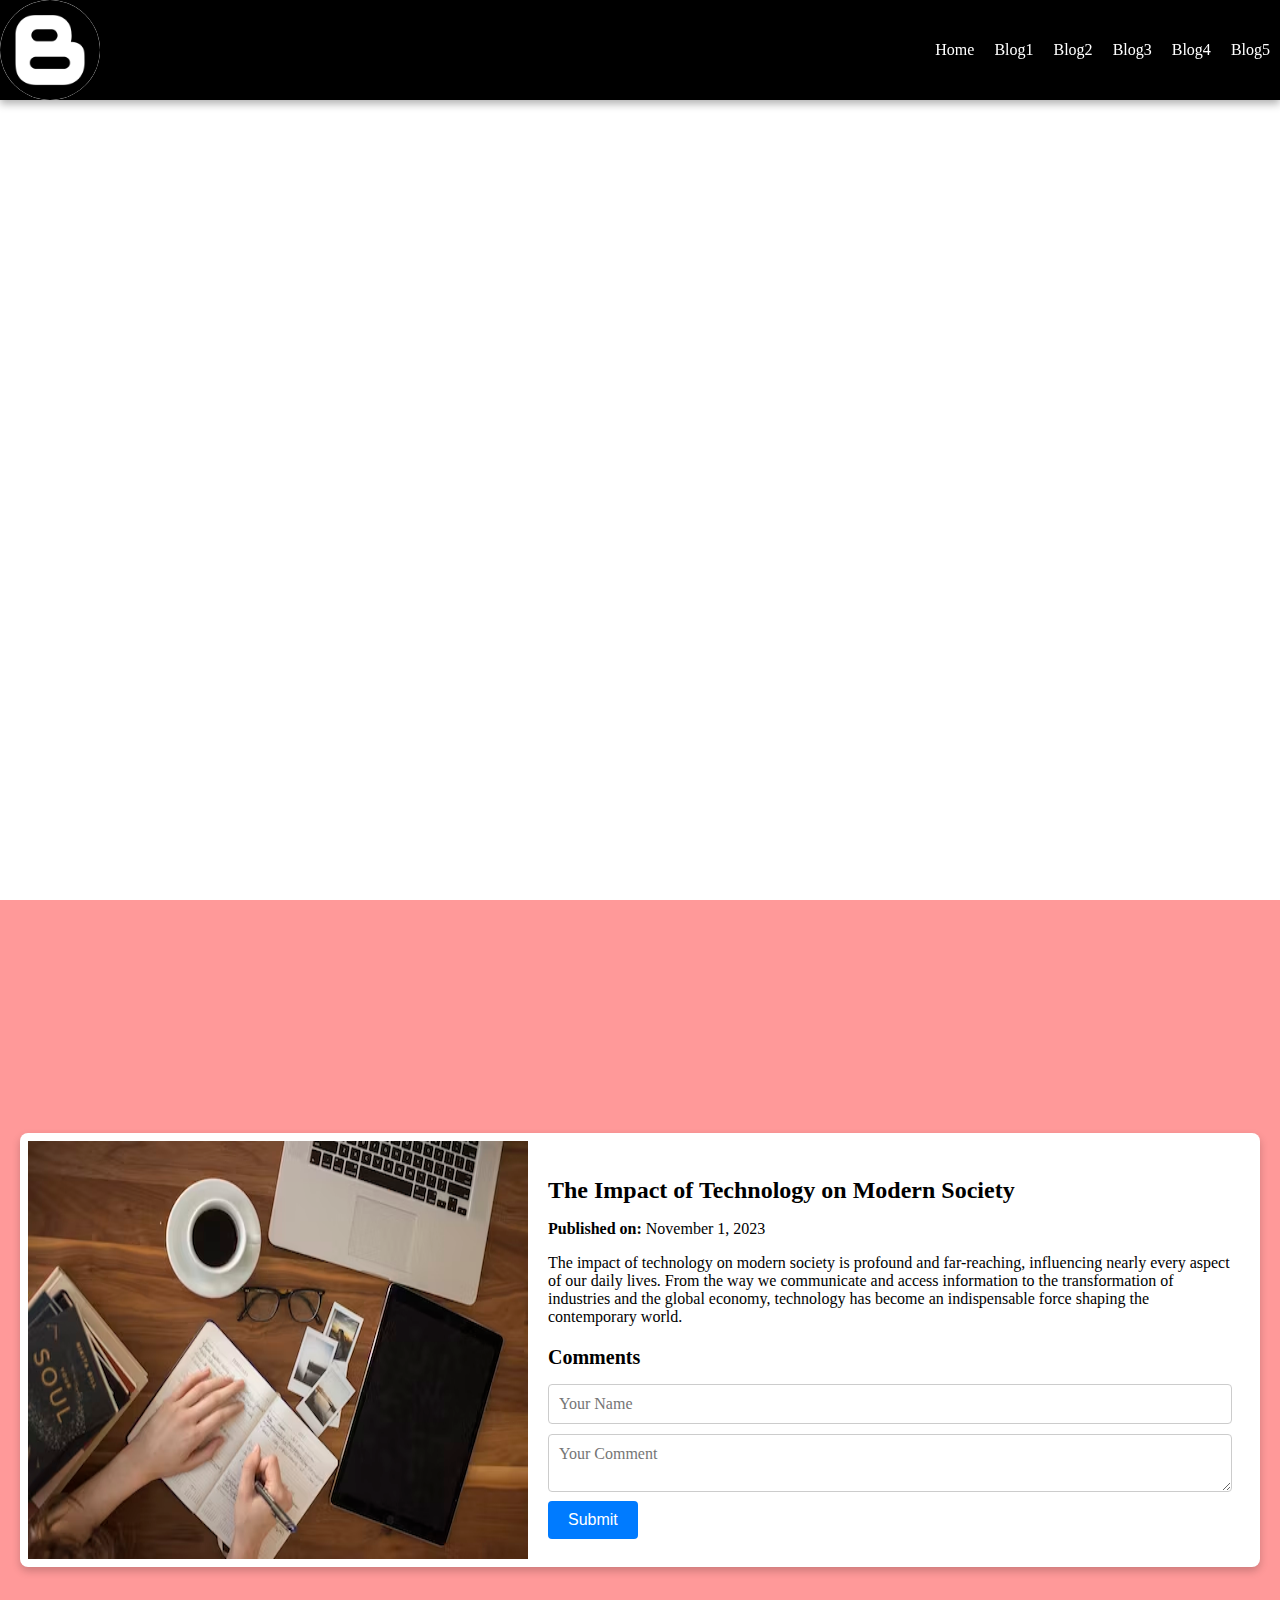
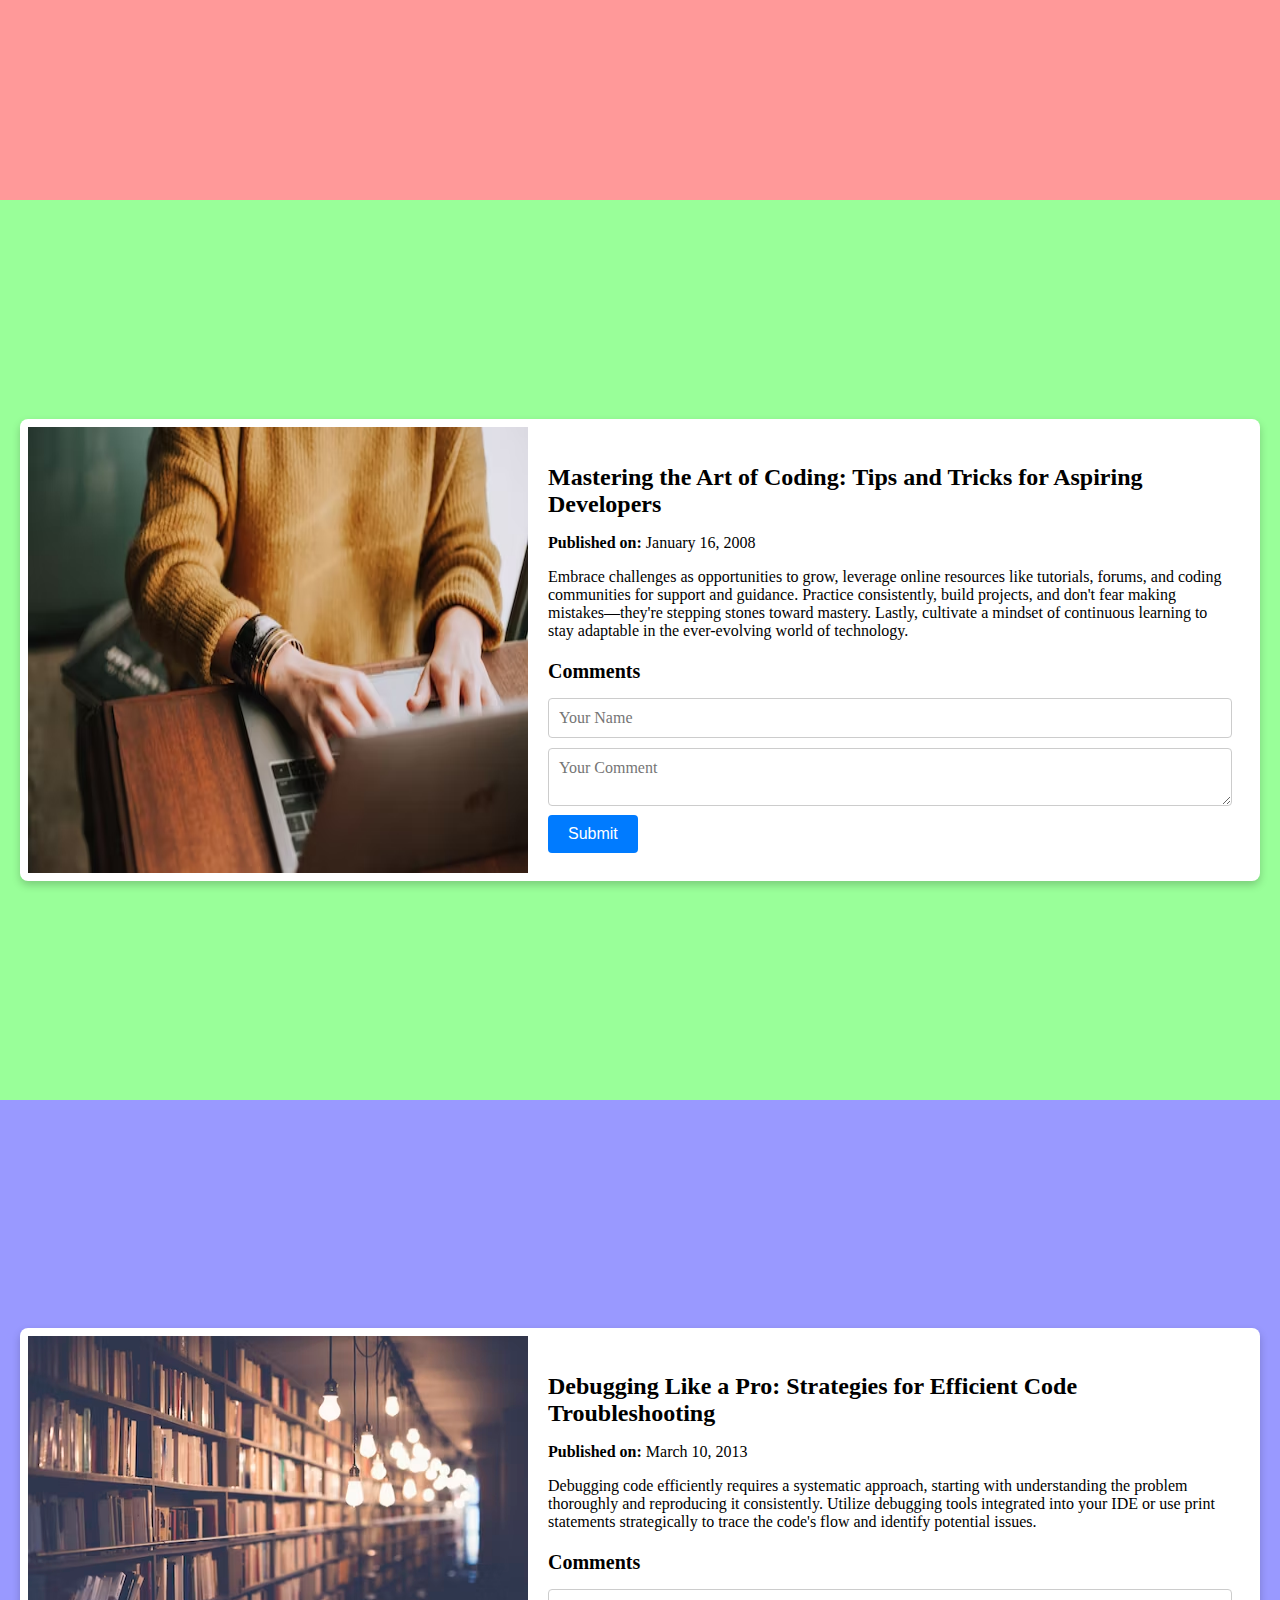
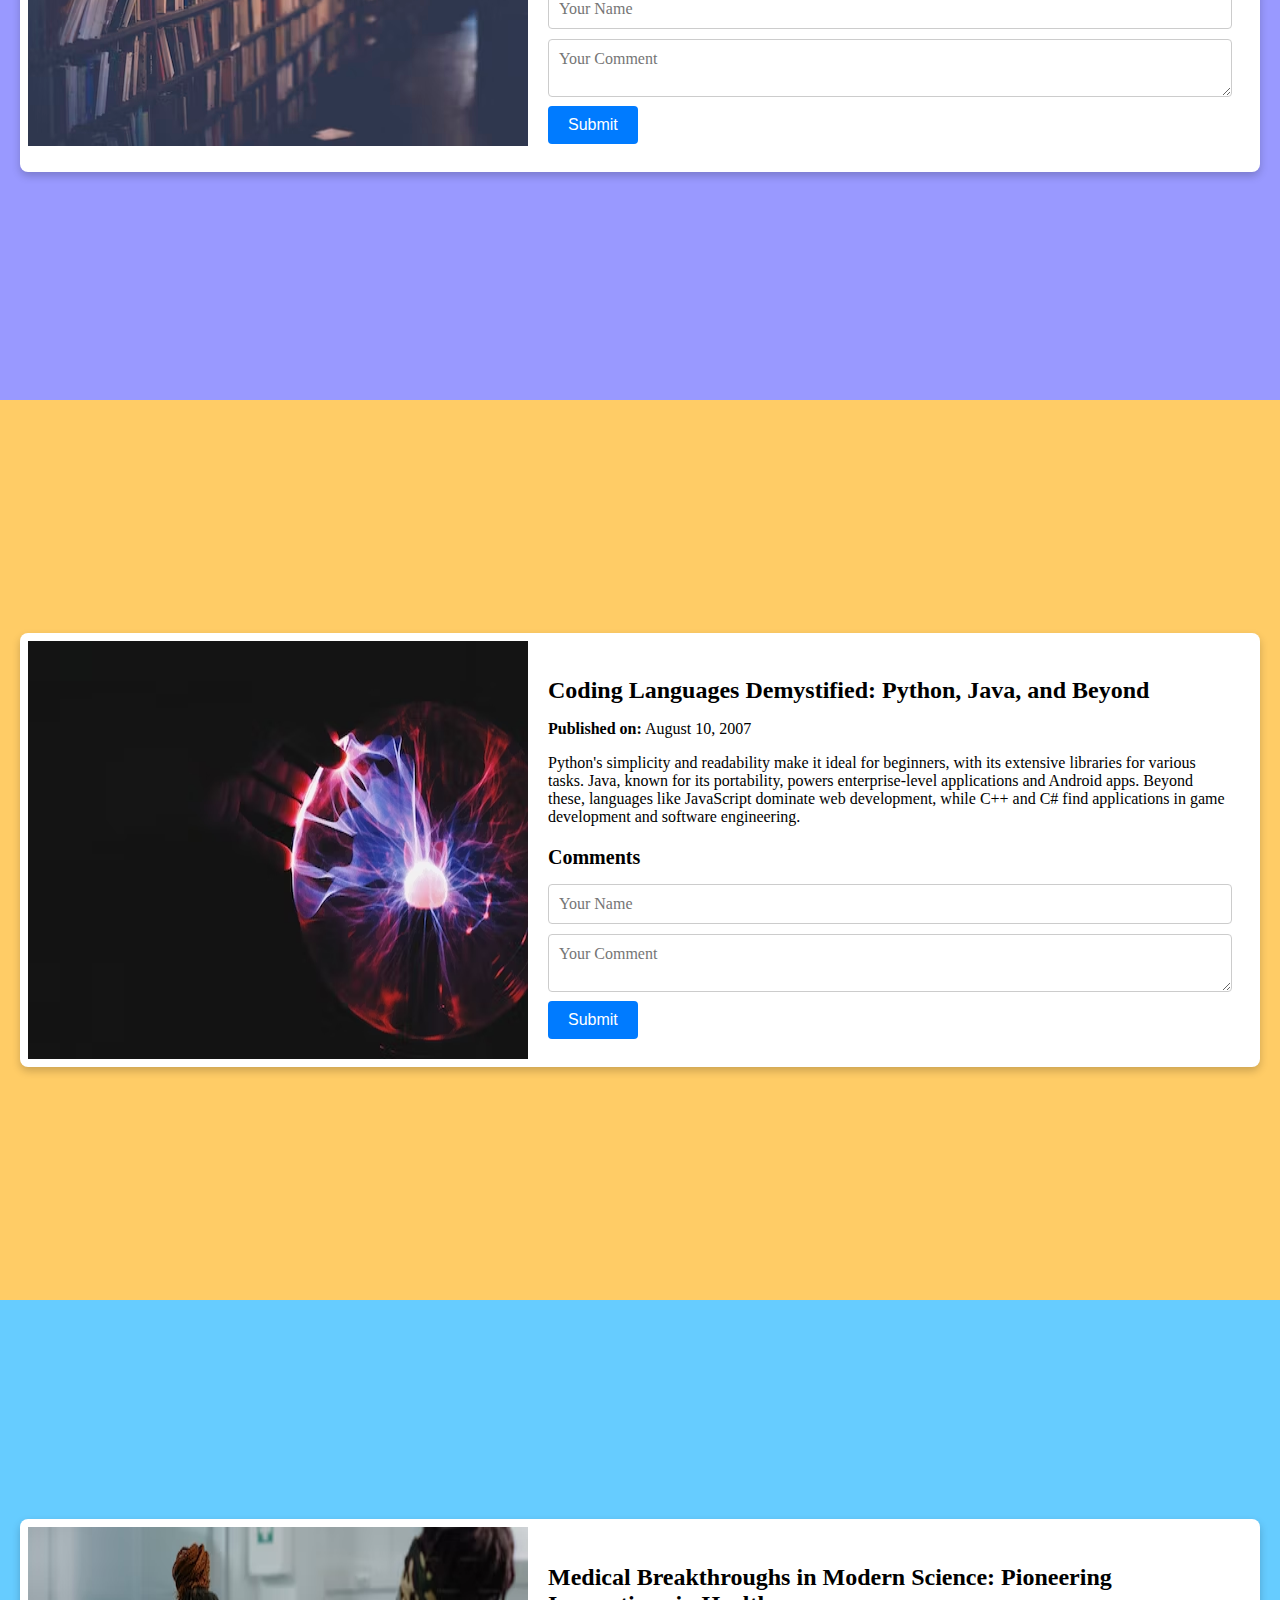
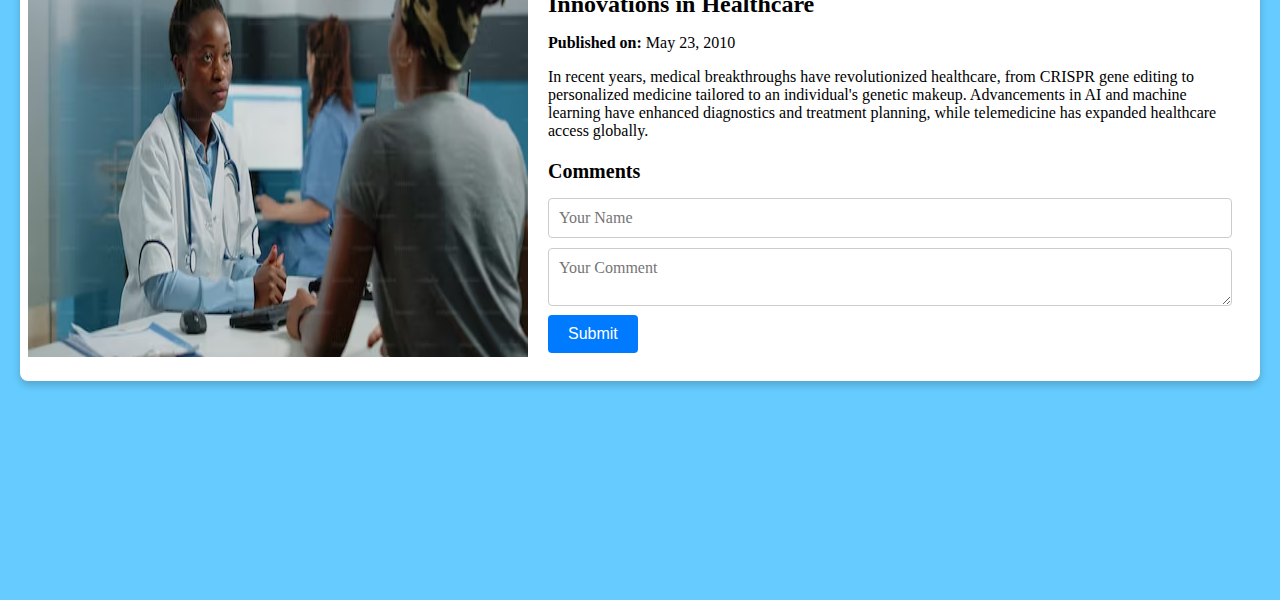
<file: Basic-Projects/Blog-Website/index.html>
<!DOCTYPE html>
<html lang="en">
  <head>
    <meta charset="UTF-8" />
    <meta http-equiv="X-UA-Compatible" content="IE=edge" />
    <meta name="viewport" content="width=device-width, initial-scale=1.0" />
    <title>Blog-Website</title>
    <link rel="shortcut icon" href="./Images/logo3.png" type="image/x-icon">
    <link rel="stylesheet" href="style.css" />
    <link rel="stylesheet" href="https://cdnjs.cloudflare.com/ajax/libs/font-awesome/4.7.0/css/font-awesome.min.css">
  </head>
  <body>

    <!-- Navbar section -->
    <div class="navbar active">
      <img src="./Images/logo1.png" alt="logo"/>
      <ul>
        <li><a href="#" class="active">Home</a></li>
        <li><a href="#blog1-section">Blog1</a></li>
        <li><a href="#blog2-section">Blog2</a></li>
        <li><a href="#blog3-section">Blog3</a></li>
        <li><a href="#blog4-section">Blog4</a></li>
        <li><a href="#blog5-section">Blog5</a></li>
        <!-- <li><input type="text" placeholder="Search.." name="search"><i class="fa fa-search"></i>
        </li> -->
      </ul>
    </div>
    <!-- Navbar section ends -->


    <!-- Home section -->
    <div class="top-container">
      <h1>Welcome to my blog website</h1>
    </div>
    <!-- Home section ends -->


    <!-- Blog section -->
    <div id="blog1-section">
      <article>
        <img src="./Images/blog1.avif" alt="Image for Blog Post 1">
        <div class="blog-content">
            <header>
              <h1><b>The Impact of Technology on Modern Society</b></h1>
              <p><b>Published on:</b> November 1, 2023</p>
            </header>
            <p>
              The impact of technology on modern society is profound and far-reaching, influencing nearly every aspect of our daily lives. From the way we communicate and access information to the transformation of industries and the global economy, technology has become an indispensable force shaping the contemporary world.</p>
            <section class="comments">
              <h2>Comments</h2>
              <div id="commentList1"></div>
              <form id="commentForm1">
                  <input type="text" id="name1" placeholder="Your Name" required>
                  <textarea id="message1" placeholder="Your Comment" required></textarea>
                  <button type="submit">Submit</button>
              </form>
          </section>
        </div>
      </article>
    </div>

    <div id="blog2-section">
      <article>
        <img src="./Images/blog2.avif" alt="Image for Blog Post 2">
        <div class="blog-content">
            <header>
              <h1><b>Mastering the Art of Coding: Tips and Tricks for Aspiring Developers</b></h1>
              <p><b>Published on:</b> January 16, 2008</p>
            </header>
            <p>Embrace challenges as opportunities to grow, leverage online resources like tutorials, forums, and coding communities for support and guidance. Practice consistently, build projects, and don't fear making mistakes—they're stepping stones toward mastery. Lastly, cultivate a mindset of continuous learning to stay adaptable in the ever-evolving world of technology.</p>
            <section class="comments">
              <h2>Comments</h2>
              <div id="commentList2"></div>
              <form id="commentForm2">
                  <input type="text" id="name2" placeholder="Your Name" required>
                  <textarea id="message2" placeholder="Your Comment" required></textarea>
                  <button type="submit">Submit</button>
              </form>
          </section>
        </div>
      </article>
    </div>

    <div id="blog3-section">
      <article>
        <img class="img3" src="./Images/blog3.avif" alt="Image for Blog Post 3" height="410px" width="500px">
        <div class="blog-content">
            <header>
              <h1><b>Debugging Like a Pro: Strategies for Efficient Code Troubleshooting</b></h1>
              <p><b>Published on:</b> March 10, 2013</p>
            </header>
            <p>Debugging code efficiently requires a systematic approach, starting with understanding the problem thoroughly and reproducing it consistently. Utilize debugging tools integrated into your IDE or use print statements strategically to trace the code's flow and identify potential issues.</p>
            <section class="comments">
              <h2>Comments</h2>
              <div id="commentList3"></div>
              <form id="commentForm3">
                  <input type="text" id="name3" placeholder="Your Name" required>
                  <textarea id="message3" placeholder="Your Comment" required></textarea>
                  <button type="submit">Submit</button>
              </form>
          </section>
        </div>
      </article>
    </div>

    <div id="blog4-section">
      <article>
        <img src="./Images/blog4.avif" alt="Image for Blog Post 4">
        <div class="blog-content">
            <header>
              <h1><b>Coding Languages Demystified: Python, Java, and Beyond</b></h1>
              <p><b>Published on:</b> August 10, 2007</p>
            </header>
            <p>Python's simplicity and readability make it ideal for beginners, with its extensive libraries for various tasks. Java, known for its portability, powers enterprise-level applications and Android apps. Beyond these, languages like JavaScript dominate web development, while C++ and C# find applications in game development and software engineering.</p>
            <section class="comments">
              <h2>Comments</h2>
              <div id="commentList4"></div>
              <form id="commentForm4">
                  <input type="text" id="name4" placeholder="Your Name" required>
                  <textarea id="message4" placeholder="Your Comment" required></textarea>
                  <button type="submit">Submit</button>
              </form>
          </section>
        </div>
      </article>
    </div>

    <div id="blog5-section">
      <article>
        <img class="img5" src="./Images/blog5.avif" alt="Image for Blog Post 5" height="430px" width="500px">
        <div class="blog-content">
            <header>
              <h1><b>Medical Breakthroughs in Modern Science: Pioneering Innovations in Healthcare</b></h1>
              <p><b>Published on:</b> May 23, 2010</p>
            </header>
            <p>In recent years, medical breakthroughs have revolutionized healthcare, from CRISPR gene editing to personalized medicine tailored to an individual's genetic makeup. Advancements in AI and machine learning have enhanced diagnostics and treatment planning, while telemedicine has expanded healthcare access globally. </p>
            <section class="comments">
              <h2>Comments</h2>
              <div id="commentList5"></div>
              <form id="commentForm5">
                  <input type="text" id="name5" placeholder="Your Name" required>
                  <textarea id="message5" placeholder="Your Comment" required></textarea>
                  <button type="submit">Submit</button>
              </form>
          </section>
        </div>
      </article>
    </div>
    <!-- Blog section ends -->

    <script src="script.js"></script>
  </body>
</html>
</file>
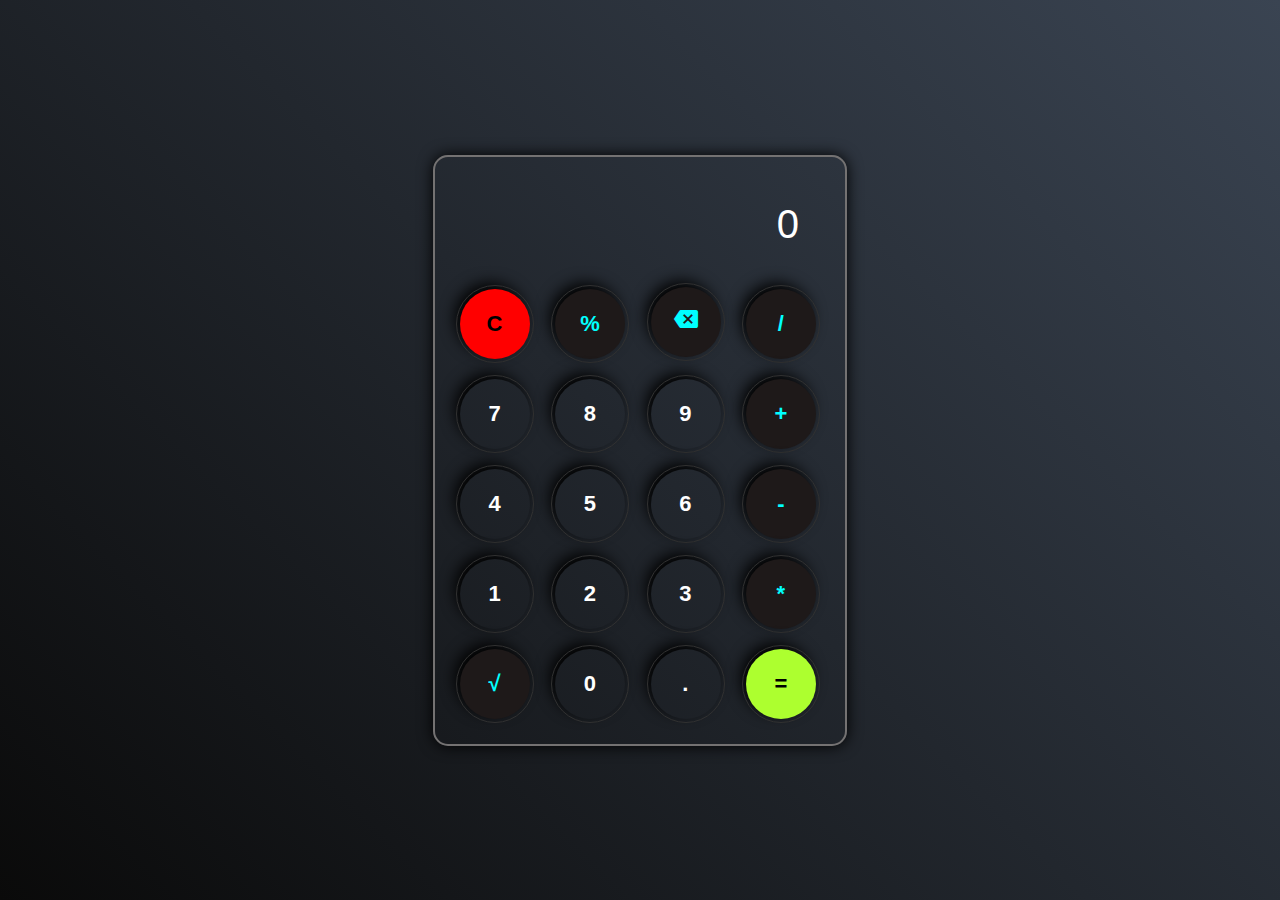
<file: Basic-Projects/Calculator/index.html>
<!DOCTYPE html>
<html lang="en">
<head>
    <meta charset="UTF-8">
    <meta name="viewport" content="width=device-width, initial-scale=1.0">
    <title>Calculator</title>
    <link rel="shortcut icon" href="https://cdn2.iconfinder.com/data/icons/ios7-inspired-mac-icon-set/512/Calculator_512.png" type="image/x-icon">
    <link href="https://fonts.googleapis.com/icon?family=Material+Icons" rel="stylesheet">
    <link rel="stylesheet" href="style.css">
</head>
<body>
    <div class="calculator">
        <div class="display">
            <input type="text" id="inputBox" value="0" placeholder="0" readonly>
        </div>

        <div class="row">
            <button type="button" class="clear">C</button>
            <button type="button" class="opr">%</button>
            <button type="button" class="opr"><i class="material-icons">&#xe14a;</i></button>
            <button type="button" class="opr">/</button>
        </div>

        <div class="row">
            <button type="button">7</button>
            <button type="button">8</button>
            <button type="button">9</button>
            <button type="button" class="opr">+</button>
        </div>

        <div class="row">
            <button type="button">4</button>
            <button type="button">5</button>
            <button type="button">6</button>
            <button type="button" class="opr">-</button>
        </div>

        <div class="row">
            <button type="button">1</button>
            <button type="button">2</button>
            <button type="button">3</button>
            <button type="button" class="opr">*</button>
        </div>

        <div class="row">
            <button type="button" class="opr">√</button>
            <button type="button">0</button>
            <button type="button">.</button>
            <button type="button" id="eqlBtn">=</button>
        </div>
        
    </div>

    <script src="script.js"></script>
</body>
</html>
</file>
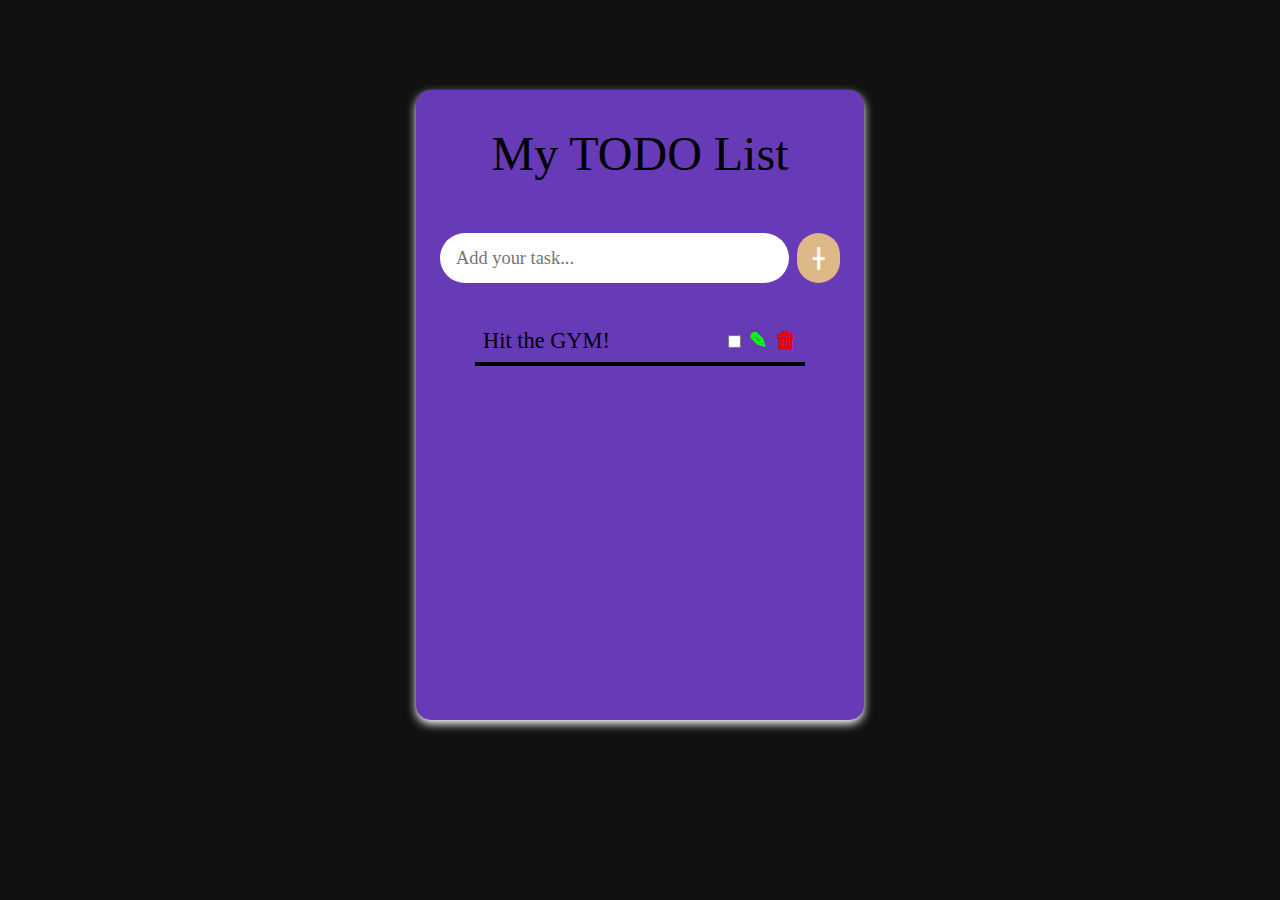
<file: Basic-Projects/ToDo-List/index.html>
<!DOCTYPE html>
<html>
<head>
    <meta charset='utf-8'>
    <title>TODO List</title>
    <meta name='viewport' content='width=device-width, initial-scale=1, maximum-scale=1, user-scalable=no'>
    <link rel="shortcut icon" href="./Images/icon.png" type="image/x-icon">
    <link rel='stylesheet' type='text/css' media='screen' href='style.css'>
</head>
<body>
    <div class="card">
        <h1 class="title"> My TODO List</h1>
        <div class="inputDiv">
            <input type="text" class="input" placeholder="Add your task...">
            <button class="add">&#9547;</button>
        </div> 
        <div class="container"></div>
    </div> 
    <script src='script.js'></script>
</body>
</html>
</file>
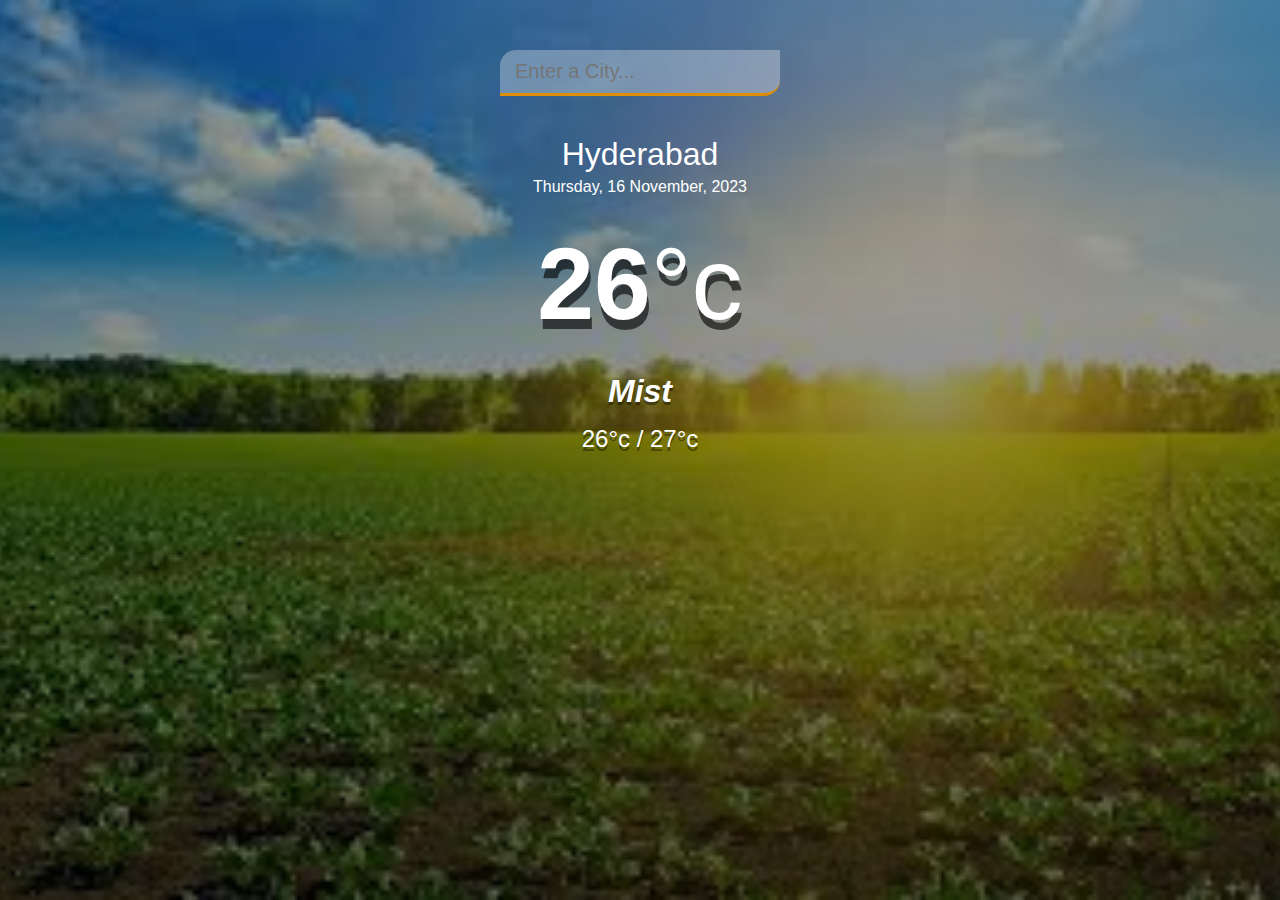
<file: Basic-Projects/Weather-App/index.html>
<!DOCTYPE html>
<html lang="en">
<head>
  <meta charset="UTF-8">
  <meta name="viewport" content="width=device-width, initial-scale=1.0">
  <meta http-equiv="X-UA-Compatible" content="ie=edge">
  <link rel="shortcut icon" href="./Images/icon.png" type="image/x-icon">
  <title>Weather App</title>
  <link rel="stylesheet" href="style.css" />
</head>
<body>
  <div class="app-wrap">
    <header>
      <input type="text" class="search-box" placeholder="Enter a City..."/>
    </header>
    <main>
      <section class="location">
        <div class="city">Hyderabad</div>
        <div class="date">Thursday, 16 November, 2023</div>
      </section>
      <div class="current">
        <div class="temp">26<span>°c</span></div>
        <div class="weather">Mist</div>
        <div class="hi-low">26°c / 27°c</div>
      </div>
    </main>
  </div>
  <script src="script.js"></script>
</body>
</html>
</file>
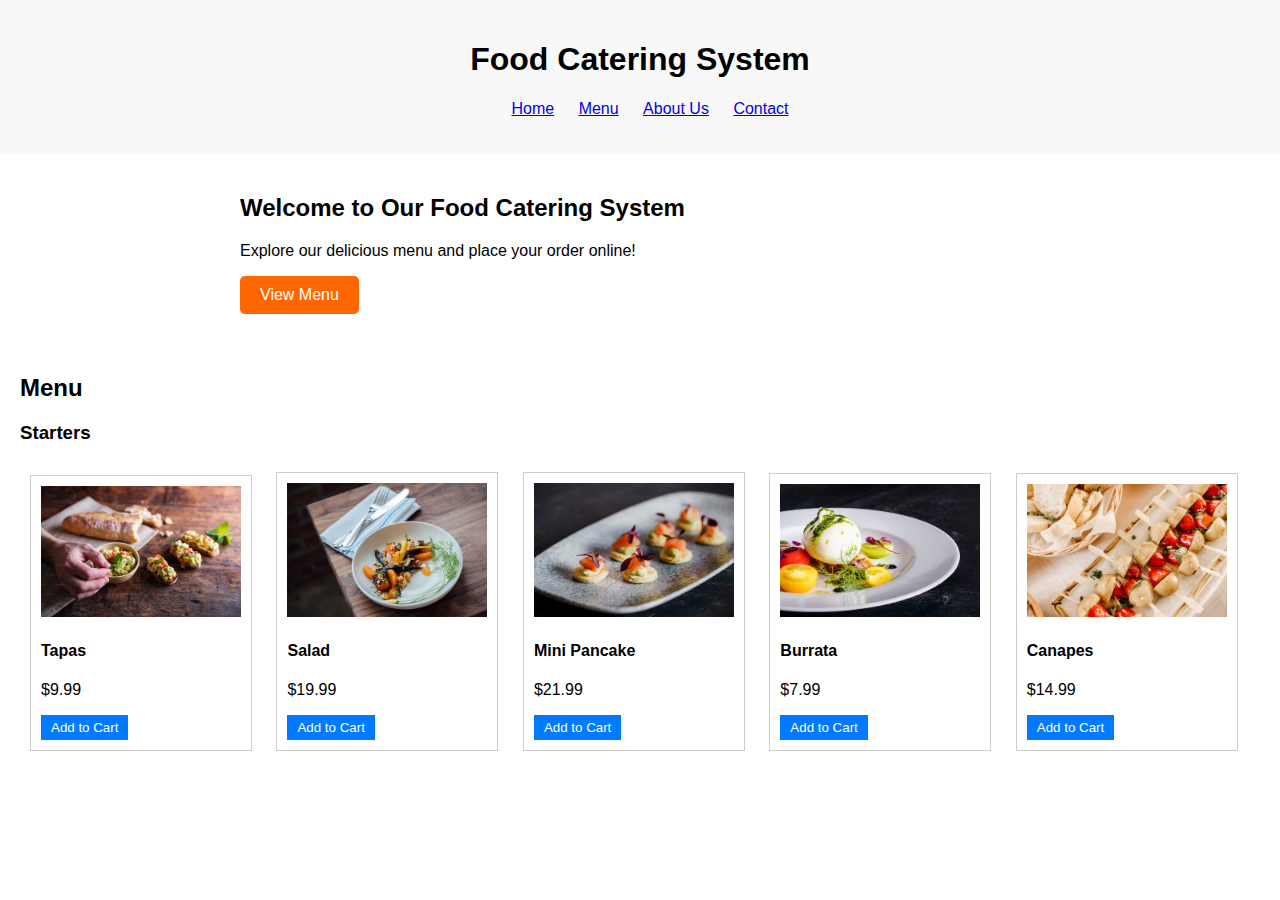
<file: Advance-Projects/Catering-reservation-ordering-system/FrontUI/index.html>
<!DOCTYPE html>

<head>
    <meta charset="UTF-8" />
    <meta name="viewport" content="width=device-width, initial-scale=1.0" />
    <title>Food Catering System</title>
    <link rel="stylesheet" href="style.css">
</head>

<body>
    <header>
        <h1>Food Catering System</h1>
        <nav>
            <ul>
                <li><a href="#hero">Home</a></li>
                <li><a href="#menu">Menu</a></li>
                <li><a href="#">About Us</a></li>
                <li><a href="#">Contact</a></li>
            </ul>
        </nav>
    </header>

    <main>
        <section id="hero">
          <div class="hero-content">
            <h2>Welcome to Our Food Catering System</h2>
            <p>Explore our delicious menu and place your order online!</p>
            <a href="#menu" class="btn">View Menu</a>
          </div>
        </section>
      </main>

    <main>
        <section id="menu">
            <h2>Menu</h2>
            <div class="category">
                <h3>Starters</h3>
                <div class="item">
                    <img src="./Images/starter1.avif" alt="Starter 1">
                    <h4>Tapas</h4>

                    <p>$9.99</p>
                    <button>Add to Cart</button>
                </div>
                <div class="item">
                    <img src="./Images/starter2.avif" alt="Starter 2">
                    <h4>Salad</h4>

                    <p>$19.99</p>
                    <button>Add to Cart</button>
                </div>
                <div class="item">
                    <img src="./Images/starter3.avif" alt="Starter 3">
                    <h4>Mini Pancake</h4>

                    <p>$21.99</p>
                    <button>Add to Cart</button>
                </div>
                <div class="item">
                    <img src="./Images/starter4.avif" alt="Starter 4">
                    <h4>Burrata</h4>

                    <p>$7.99</p>
                    <button>Add to Cart</button>
                </div>
                <div class="item">
                    <img src="./Images/starter5.avif" alt="Starter 5">
                    <h4>Canapes</h4>

                    <p>$14.99</p>
                    <button>Add to Cart</button>
                </div>
                <!-- More starter items -->
            </div>
            <div class="category">
                <!-- Repeat structure for other categories like Main Course, Desserts, etc. -->
            </div>
        </section>
    </main>

    <footer>
        <!-- Footer content -->
    </footer>
</body>

</html>
</file>
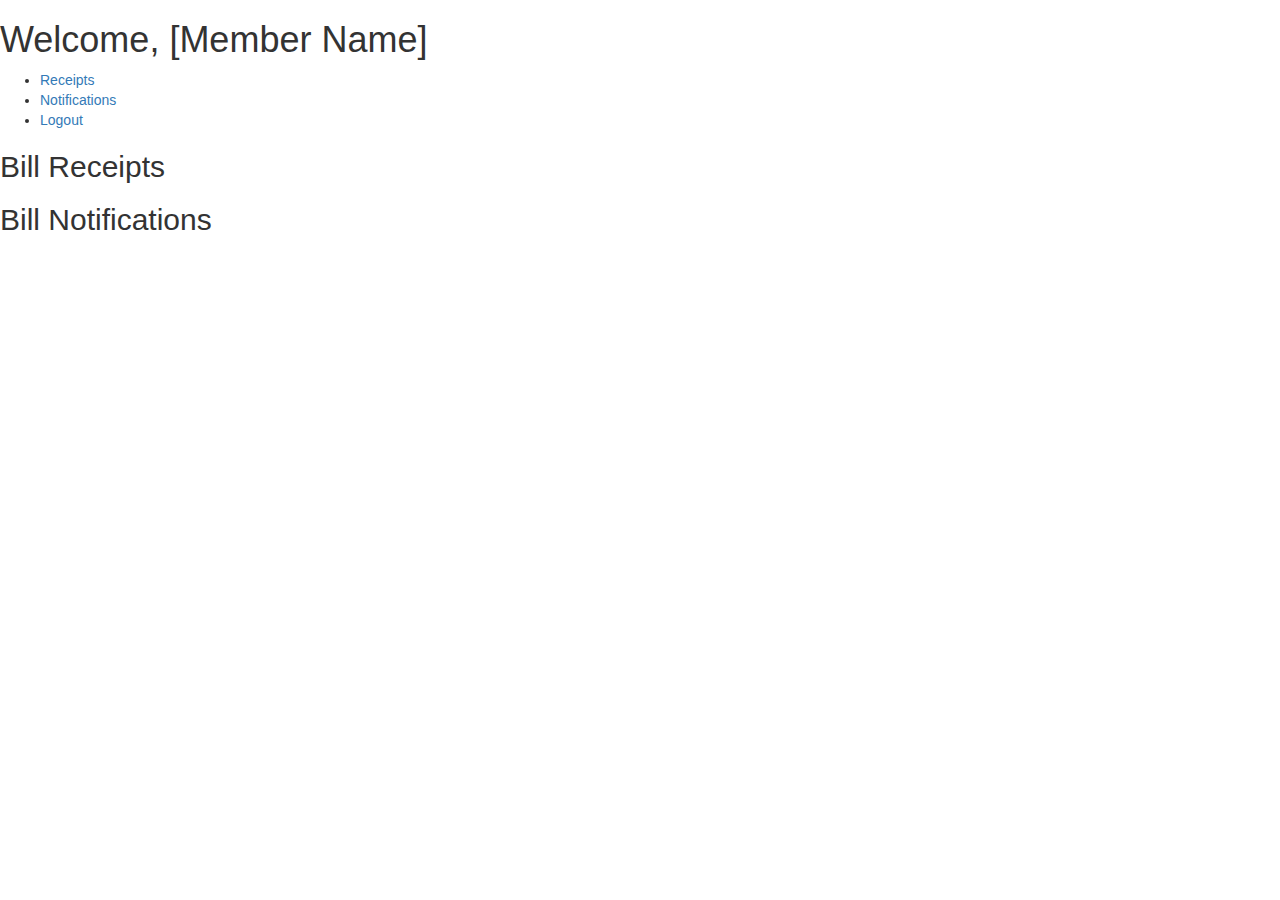
<file: Advance-Projects/Gym-Management-System/Member-Module/member-dashboard.html>
<!DOCTYPE html>
<html>

<head>
	<meta name="viewport" content="width=device-width, initial-scale=1.0">
	<script src="https://cdnjs.cloudflare.com/ajax/libs/jquery/3.6.0/jquery.min.js"></script>

	<!-- Bootstrap theme -->
	<link rel="stylesheet" href="https://maxcdn.bootstrapcdn.com/bootstrap/3.4.1/css/bootstrap.min.css">
	<script src="https://maxcdn.bootstrapcdn.com/bootstrap/3.4.1/js/bootstrap.min.js"></script>
	<title>Member-Dashboard</title>
</head>
<body>
  <header>
    <h1>Welcome, [Member Name]</h1>
    <nav>
      <ul>
        <li><a href="#receipts">Receipts</a></li>
        <li><a href="#notifications">Notifications</a></li>
        <li><a href="#">Logout</a></li>
      </ul>
    </nav>
  </header>
  
  <main>
    <section id="receipts">
      <h2>Bill Receipts</h2>
      <div class="receipts-list">
        <!-- Receipts will be dynamically populated here -->
      </div>
    </section>
    
    <section id="notifications">
      <h2>Bill Notifications</h2>
      <ul class="notifications-list">
        <!-- Notifications will be dynamically populated here -->
      </ul>
    </section>
  </main>
</body>
</html>
</file>
<file: Basic-Projects/Blog-Website/style.css>
body {
  margin: 0;
  font-family: cursive;
}

/* Navbar styles */
.navbar{
  display: flex;
  position: fixed;
  background-color: white;
  width: 100%;
  justify-content: space-between;
  align-items: center;
  box-shadow: 0 4px 8px rgba(0, 0, 0, 0.3);
  transition: background-color 0.4s;
}

.navbar img{
  width: 100px;
  background: white;
  border-radius: 50%;
}

.navbar ul{
  display: flex;
  list-style-type: none;
}

.navbar.active {
  background-color: black;
}

.navbar.active ul li a {
  color: white;
}

.navbar ul li a {
  text-decoration: none;
  margin: 0 10px;
  color: black;
  font-family: cursive;
  transition: color 0.3s;
  padding-bottom: 3px;
}

.navbar ul li a:hover {
  color: #66ccff;
  border-bottom: 3px solid white;
}

.navbar ul li a::after {
  color: #ff9900; /* Change this to your desired color */
}
/* Navbar styles ends */



/* Top container styles */
.top-container {
  background-image: url("https://images.unsplash.com/photo-1547394765-185e1e68f34e?ixlib=rb-1.2.1&ixid=MnwxMjA3fDB8MHxzZWFyY2h8MTh8fGNvbXB1dGVyfGVufDB8fDB8fA%3D%3D&auto=format&fit=crop&w=500&q=60");
  height: 100vh;
  background-size: cover;
  display: flex;
  justify-content: center;
  align-items: center;
  text-align: center;
}

.top-container h1 {
  color: white;
  font-size: 50px;
  font-family: cursive;
  letter-spacing: 2px;
}

.text{
  margin: 50px 5%;
  font-family: sans-serif;
}
/* Top container ends */



/* Blog section styles */
#blog1-section{
  width: 100%;
  height: 100vh;
  display: flex;
  justify-content: center;
  align-items: center;
  background-color: #ff9999;
}

#blog2-section{
  width: 100%;
  height: 100vh;
  display: flex;
  justify-content: center;
  align-items: center;
  background-color: #99ff99;
}
#blog3-section{
  width: 100%;
  height: 100vh;
  display: flex;
  justify-content: center;
  align-items: center;
  background-color: #9999ff;
}
#blog4-section{
  width: 100%;
  height: 100vh;
  display: flex;
  justify-content: center;
  align-items: center;
  background-color: #ffcc66;
}
#blog5-section{
  width: 100%;
  height: 100vh;
  display: flex;
  justify-content: center;
  align-items: center;
  background-color: #66ccff;
}

article {
  display: flex;
  background-color: white;
  border-radius: 8px;
  box-shadow: 0 4px 8px rgba(0, 0, 0, 0.2);
  margin: 20px;
  padding: 8px;
  transition: transform 0.2s;
}

.blog-content {
  flex: 1;
  padding: 20px;
}

section.comments {
  width: 100%; /* Make comments section full-width */
  margin-top: 20px; /* Add some space between content and comments */
}

.comment {
  border: 1px solid #ddd;
  padding: 10px;
  margin-bottom: 10px;
}

/* Style the titles and content */
h1 {
  font-size: 24px;
  font-weight: bold;
  margin-bottom: 10px;
}

p {
  font-size: 16px;
}

/* Style the comments */
.comments h2 {
  font-size: 20px;
  font-weight: bold;
  margin-bottom: 10px;
}

/* Style the comment form inputs and button */
input[type="text"],
textarea {
  width: 100%;
  padding: 10px;
  margin: 5px 0;
  border: 1px solid #ccc;
  border-radius: 4px;
  box-sizing: border-box;
  font-size: 16px;
  font-family: cursive;
}

button[type="submit"] {
  background-color: #007bff;
  color: white;
  padding: 10px 20px;
  border: none;
  border-radius: 4px;
  cursor: pointer;
  font-size: 16px;
}
/* Blog section ends */



/* Mobile responsiveness styles */


/* Add media queries for different screen sizes */
@media screen and (max-width: 780px) {
  .top-container {
    height: 100vh;
  }

  .navbar {
    flex-direction: row;
    align-items: center;
  }

  .navbar ul {
    flex-direction: row;
  }

  .navbar img {
    width: 60px;
  }

  .navbar ul li {
    margin: 0 10px;
  }

  /* article {
    margin: 2px;
  } */
  article {
    display: flex;
    flex-direction: column;
    background-color: white;
    border-radius: 8px;
    box-shadow: 0 4px 8px rgba(0, 0, 0, 0.2);
    margin: 10px;
    padding: 8px;
    transition: transform 0.2s;
  }

  article .img3, .img5{
    width: 100%;
  }

  .blog-content {
    padding: 10px;
  }

  section.comments {
    width: 100%;
    margin-top: 10px;
  }

  .comment {
    border: 1px solid #ddd;
    padding: 10px;
    margin-bottom: 10px;
  }

  h1 {
    font-size: 20px;
    margin-bottom: 8px;
  }

  p {
    font-size: 14px;
  }

  .comments h2 {
    font-size: 18px;
    margin-bottom: 8px;
  }

  input[type="text"],
  textarea {
    font-size: 14px;
  }

  button[type="submit"] {
    padding: 8px 16px;
    font-size: 14px;
  }
}
</file>
<file: Basic-Projects/Calculator/style.css>
*{
    margin: 0;
    padding: 0;
    box-sizing: border-box;
    font-family: 'Trebuchet MS', 'Lucida Sans Unicode', 'Lucida Grande', 'Lucida Sans', Arial, sans-serif;
    letter-spacing: 1px;
}

body{
    min-height: 100vh;
    max-width: 100%;
    display: flex;
    justify-content: center;
    align-items: center;
    background: linear-gradient(45deg, #0a0a0a, #3a4452);
}

.calculator{
    padding: 15px;
    box-shadow: 0 0 15px #000;
    border: 2px solid rgb(116, 114, 114);
    border-radius: 15px;
}

.display input{
    width: 360px;
    border: none;
    outline: none;
    padding: 20px;
    margin: 10px;
    background: transparent;
    color: white;
    font-size: 40px;
    text-align: right;
    cursor: pointer;
}

input::placeholder {
    color: white;
}

button{
    width: 70px;
    height: 70px;
    margin: 10px;
    background: transparent;
    color: white;
    font-size: 22px;
    font-weight: 600;
    border: 0;
    border-radius: 50%;
    box-shadow: -5px -6px 15px #000;
    outline: 1px solid #313131;
    outline-offset: 3px;
    cursor: pointer;
}

button:active{
    background: #000;
    transform: translate(2px, 2px);
}

.opr{
    color: cyan;
    background: #1e1919;
    font-weight: 700;
}

.clear{
    background: red;
    color: #000;
}

#eqlBtn{
    background: greenyellow;
    color: #000;
    font-weight: 900;
}

@media (max-width: 600px) {
    .calculator {
        padding: 10px;
    }
    input[type="text"] {
        width: 270px;
        font-size: 25px;
        padding: 5px;
    }
    button {
        width: 50px;
        height: 50px;
        font-size: 16px;
        text-align: center;
    }

    button .material-icons{
        font-size: 16px;
    }
}
</file>
<file: Basic-Projects/ToDo-List/style.css>
* {
    margin: 0;
    padding: 0;
    box-sizing: border-box;
}

body{
    height: 100%;
    background-color: #111;
    box-sizing: border-box;
}

.card {
    width: 35%; 
	height: 70vh;
	color: black;
    margin: 0 auto;
    background-color: #673AB7;
    border-radius: 15px;
    padding: 20px;
	margin-top: 10vh;
    box-shadow: 0 4px 10px rgba(255, 255, 255, 1);
}

.title{
	color: black;
	font-family: cursive;
	font-weight: 700;
    font-size: 3rem;
	font-weight: 50;
	text-align: center;
	margin: 1rem 0 3rem; 
}

.inputDiv{
	display: flex;
	justify-content: center;
	align-items: center;
}

.input{
    font-family: cursive;
    padding: 0.5rem 1rem;
    outline: none;
    border: none;
    height: 50px;
    border-radius: 25px;
    width: 400px;
    margin: 0.25rem;
    transition: .5s;
    font-size: 1.15rem;
}

.add{
	outline: none;
    border: none;
    height: 50px;
    border-radius: 25px;
    width: 50px;
    background-color: burlywood;
    color: white;
    cursor: pointer;
    transition: .5s;
    margin: 0.25rem;
	font-size: larger;
}

.add:hover{
	opacity: 0.7;
}

.container{
	display: flex;
	flex-direction: column;
	justify-content: center;
	align-items: center;
	text-align: center;
	margin-top: 2rem;
}

.item{
	padding: 0.5rem;
	border-bottom: 4px solid black;
	margin-bottom: 1.5rem;
}

.item_input{
	background: none;
	outline: none;
	border: none;
	color: black;
	font-size: 1.4rem;
	width: 245px;
	font-family: cursive;
}

.edit{
	background: none;
	outline: none;
	border: none;
	color: lime;
	font-size: 1.4rem;
	font-weight: 800;
	margin: 0 0.5rem;
	cursor: pointer;
}

.remove{
	background: none;
	outline: none;
	border: none;
	color: #E00;
	font-size: 1.4rem;
	font-weight: 800;
	cursor: pointer;
}



@media only screen and (max-width: 968px) {
    body {
        background-color: black; /* Change background color for mobile */
		height: 100%;
    }

	.card {
		width: 60%; /* Adjust card width for smaller screens */
		padding: 15px;
		background-color: #1E88E5; /* Adjust padding for smaller screens */
	}

    .title {
        font-size: 2.5rem; /* Adjust title font size for smaller screens */
        margin-bottom: 1.5rem; /* Reduce margin for the title */
		font-weight: 800;
    }

    .input {
        width: 80%; /* Adjust input width for smaller screens */
    }

    .add {
        width: 20%; /* Adjust button width for smaller screens */
        font-size: 1.5rem;
		background-color: brown; /* Adjust button font size for smaller screens */
    }

    .container {
        margin-top: 1rem; /* Adjust margin-top for container */
    }

	.item{
		border-bottom: 2px solid black;
	}

    .item_input {
        width: 70%; /* Adjust input width for items on smaller screens */
    }

    .edit,
    .remove {
        font-size: 1.2rem; 
		font-weight: 900;/* Adjust button font size for items on smaller screens */
    }
}
</file>
<file: Basic-Projects/Weather-App/style.css>
* {
    margin: 0;
    padding: 0;
    box-sizing: border-box;
  }
  
  body {
    font-family: 'montserrat', sans-serif;
    background-image: url('Images/bg.jpg');
    background-size: cover;
    background-position: top center;
  }
  
  .app-wrap {
    display: flex;
    flex-direction: column;
    min-height: 100vh;
    background-image: linear-gradient(to bottom, rgba(0, 0, 0, 0.3), rgba(0, 0, 0, 0.6));
  }
  
  header {
    display: flex;
    justify-content: center;
    align-items: center;
    padding: 50px 15px 15px;
  }
  
  header input {
    width: 100%;
    max-width: 280px;
    padding: 10px 15px;
    border: none;
    outline: none;
    background-color: rgba(255, 255, 255, 0.3);
    border-radius: 16px 0px 16px 0px;
    border-bottom: 3px solid #DF8E00;
    
    color: #313131;
    font-size: 20px;
    font-weight: 300;
    transition: 0.2s ease-out;
  }
  
  header input:focus {
    background-color: rgba(255, 255, 255, 0.6);
  }
  
  main {
    flex: 1 1 100%;
    padding: 25px 25px 50px;
    display: flex;
    flex-direction: column;
    align-items: center;
    text-align: center;
  }
  
  .location .city {
    color: #FFF;
    font-size: 32px;
    font-weight: 500;
    margin-bottom: 5px;
  }
  
  .location .date {
    color: #FFF;
    font-size: 16px;
  }
  
  .current .temp {
    color: #FFF;
    font-size: 102px;
    font-weight: 900;
    margin: 30px 0px;
    text-shadow: 2px 10px rgba(0, 0, 0, 0.6);
  }
  
  .current .temp span {
    font-weight: 500;
  }
  
  .current .weather {
    color: #FFF;
    font-size: 32px;
    font-weight: 700;
    font-style: italic;
    margin-bottom: 15px;
    text-shadow: 0px 3px rgba(0, 0, 0, 0.4);
  }
  
  .current .hi-low {
    color: #FFF;
    font-size: 24px;
    font-weight: 500;
    text-shadow: 0px 4px rgba(0, 0, 0, 0.4);
  }


@media screen and (max-width: 768px) {
  header {
      padding: 20px 10px;
  }
  header input {
      max-width: 200px;
      font-size: 16px;
  }
  .current .temp {
      font-size: 72px;
  }
}
</file>
<file: Advance-Projects/Catering-reservation-ordering-system/FrontUI/style.css>
/* Basic styling */
body {
    font-family: Arial, sans-serif;
    margin: 0;
    padding: 0;
  }
  
  header {
    background-color: #f8f8f8;
    padding: 20px;
    text-align: center;
  }
  
  nav ul {
    list-style: none;
  }
  
  nav ul li {
    display: inline;
    margin-right: 20px;
  }
  
  main {
    padding: 20px;
  }
  
  .menu {
    text-align: center;
  }
  
  .category {
    margin-bottom: 30px;
  }
  
  .item {
    display: inline-block;
    border: 1px solid #ccc;
    padding: 10px;
    margin: 10px;
    width: 200px;
  }
  
  .item img {
    width: 100%;
    height: auto;
  }
  
  button {
    background-color: #007bff;
    color: white;
    padding: 5px 10px;
    border: none;
    cursor: pointer;
  }
  
  button:hover {
    background-color: #0056b3;
  }

 /* Previous CSS styling remains the same */

.hero {
    background-image: url('https://unsplash.com/photos/a-black-plate-with-some-food-in-it-YgoiyrdEuMc'); /* Replace with your hero image URL */
    background-size: cover;
    background-position: center;
    color: #fff;
    text-align: center;
    padding: 100px 20px;
    height: 100vh;
  }
  
  .hero-content {
    max-width: 800px;
    margin: 0 auto;
  }
  
  .hero h2 {
    font-size: 3em;
    margin-bottom: 20px;
  }
  
  .hero p {
    font-size: 1.5em;
    margin-bottom: 40px;
  }
  
  .btn {
    display: inline-block;
    padding: 10px 20px;
    background-color: #ff6600;
    color: #fff;
    text-decoration: none;
    border-radius: 5px;
    transition: background-color 0.3s ease;
  }
  
  .btn:hover {
    background-color: #cc5500;
  }
</file>
